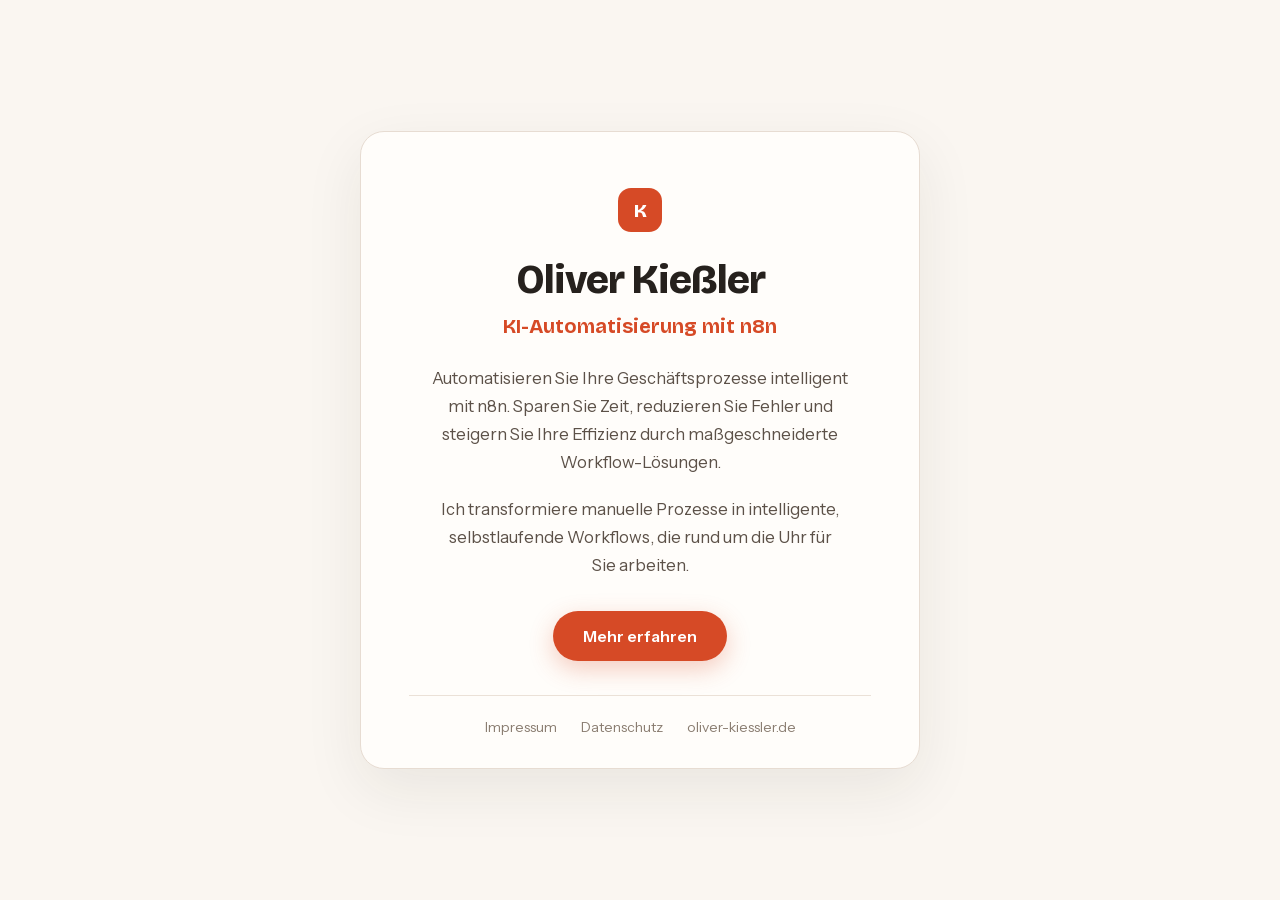
<file: index.html>
<!DOCTYPE html>
<html lang="de">
<head>
<meta charset="utf-8">
<meta name="viewport" content="width=device-width, initial-scale=1">
<title>Oliver Kießler — KI-Automatisierung mit n8n</title>
<meta name="description" content="Automatisieren Sie Ihre Geschäftsprozesse intelligent mit n8n. Maßgeschneiderte Workflow-Lösungen von Oliver Kießler.">
<meta name="author" content="Oliver Kießler">
<meta name="robots" content="index, follow">
<link rel="canonical" href="https://ki-automatisierer.com/">
<meta property="og:type" content="website">
<meta property="og:url" content="https://ki-automatisierer.com/">
<meta property="og:title" content="Oliver Kießler — KI-Automatisierung mit n8n">
<meta property="og:description" content="Automatisieren Sie Ihre Geschäftsprozesse intelligent mit n8n. Maßgeschneiderte Workflow-Lösungen.">
<meta name="twitter:card" content="summary">
<meta name="twitter:title" content="Oliver Kießler — KI-Automatisierung mit n8n">
<meta name="twitter:description" content="Automatisieren Sie Ihre Geschäftsprozesse intelligent mit n8n. Maßgeschneiderte Workflow-Lösungen.">
<script type="application/ld+json">
{
  "@context": "https://schema.org",
  "@type": "ProfessionalService",
  "name": "Oliver Kießler — KI-Automatisierung",
  "description": "Automatisieren Sie Ihre Geschäftsprozesse intelligent mit n8n. Maßgeschneiderte Workflow-Lösungen.",
  "url": "https://ki-automatisierer.com",
  "email": "mail@oliver-kiessler.de",
  "address": {
    "@type": "PostalAddress",
    "streetAddress": "Sterrenhofweg 31",
    "postalCode": "50858",
    "addressLocality": "Köln",
    "addressCountry": "DE"
  }
}
</script>
<link rel="icon" href="favicon.ico" sizes="32x32">
<link rel="icon" type="image/png" sizes="32x32" href="favicon-32.png">
<link rel="apple-touch-icon" href="apple-touch-icon.png">
<style>
@font-face {
  font-family: 'Bricolage Grotesque';
  font-style: normal;
  font-weight: 200 800;
  font-stretch: 100%;
  font-display: swap;
  src: url("fonts/bricolage-grotesque-latin.woff2") format('woff2');
}
@font-face {
  font-family: 'Instrument Sans';
  font-style: normal;
  font-weight: 400 700;
  font-display: swap;
  src: url("fonts/instrument-sans-latin.woff2") format('woff2');
}
* { box-sizing: border-box; }
html, body { margin: 0; padding: 0; }
body {
  font-family: 'Instrument Sans', sans-serif;
  color: #26211D;
  background: #FAF6F1;
  min-height: 100vh;
  display: grid;
  place-items: center;
  padding: 24px;
}
a { color: #D64A26; text-decoration: none; }
a:hover { color: #A83A1E; }
.card {
  background: #FFFDFA;
  border: 1px solid #E7DCD2;
  border-radius: 24px;
  box-shadow: 0 20px 60px rgba(38, 33, 29, 0.08);
  max-width: 560px;
  width: 100%;
  padding: 56px 48px 32px;
  text-align: center;
}
.brand-mark {
  width: 44px;
  height: 44px;
  border-radius: 13px;
  background: #D64A26;
  display: grid;
  place-items: center;
  color: #FFF;
  font-family: 'Bricolage Grotesque', sans-serif;
  font-weight: 800;
  font-size: 19px;
  margin: 0 auto 24px;
}
h1 {
  font-family: 'Bricolage Grotesque', sans-serif;
  font-weight: 800;
  font-size: 40px;
  letter-spacing: -0.025em;
  margin: 0 0 10px;
}
.subtitle {
  font-family: 'Bricolage Grotesque', sans-serif;
  font-weight: 700;
  font-size: 20px;
  color: #D64A26;
  margin: 0 0 26px;
}
.card p.copy {
  font-size: 16.5px;
  line-height: 1.7;
  color: #5C5148;
  margin: 0 0 18px;
  text-wrap: pretty;
}
.btn {
  display: inline-block;
  background: #D64A26;
  color: #FFF;
  padding: 15px 30px;
  border-radius: 999px;
  font-weight: 600;
  font-size: 16px;
  box-shadow: 0 8px 24px rgba(214, 74, 38, 0.28);
  margin: 14px 0 34px;
  transition: transform 0.15s ease, background 0.15s ease;
}
.btn:hover { background: #A83A1E; color: #FFF; transform: translateY(-1px); }
.card-footer {
  border-top: 1px solid #EBE1D7;
  padding-top: 22px;
  display: flex;
  justify-content: center;
  gap: 24px;
  font-size: 14px;
}
.card-footer a { color: #8A7D71; }
.card-footer a:hover { color: #26211D; }
@media (max-width: 480px) {
  .card { padding: 44px 28px 28px; }
  h1 { font-size: 32px; }
}
</style>
</head>
<body>

<main class="card">
  <div class="brand-mark">K</div>
  <h1>Oliver Kießler</h1>
  <p class="subtitle">KI-Automatisierung mit n8n</p>
  <p class="copy">Automatisieren Sie Ihre Geschäftsprozesse intelligent mit n8n. Sparen Sie Zeit, reduzieren Sie Fehler und steigern Sie Ihre Effizienz durch maßgeschneiderte Workflow-Lösungen.</p>
  <p class="copy">Ich transformiere manuelle Prozesse in intelligente, selbstlaufende Workflows, die rund um die Uhr für Sie arbeiten.</p>
  <a class="btn" href="https://ki-automatisierer-koeln.de" rel="me">Mehr erfahren</a>
  <div class="card-footer">
    <a href="impressum.html">Impressum</a>
    <a href="datenschutz.html">Datenschutz</a>
    <a href="https://oliver-kiessler.de/de/index.html" rel="me">oliver-kiessler.de</a>
  </div>
</main>

</body>
</html>
</file>
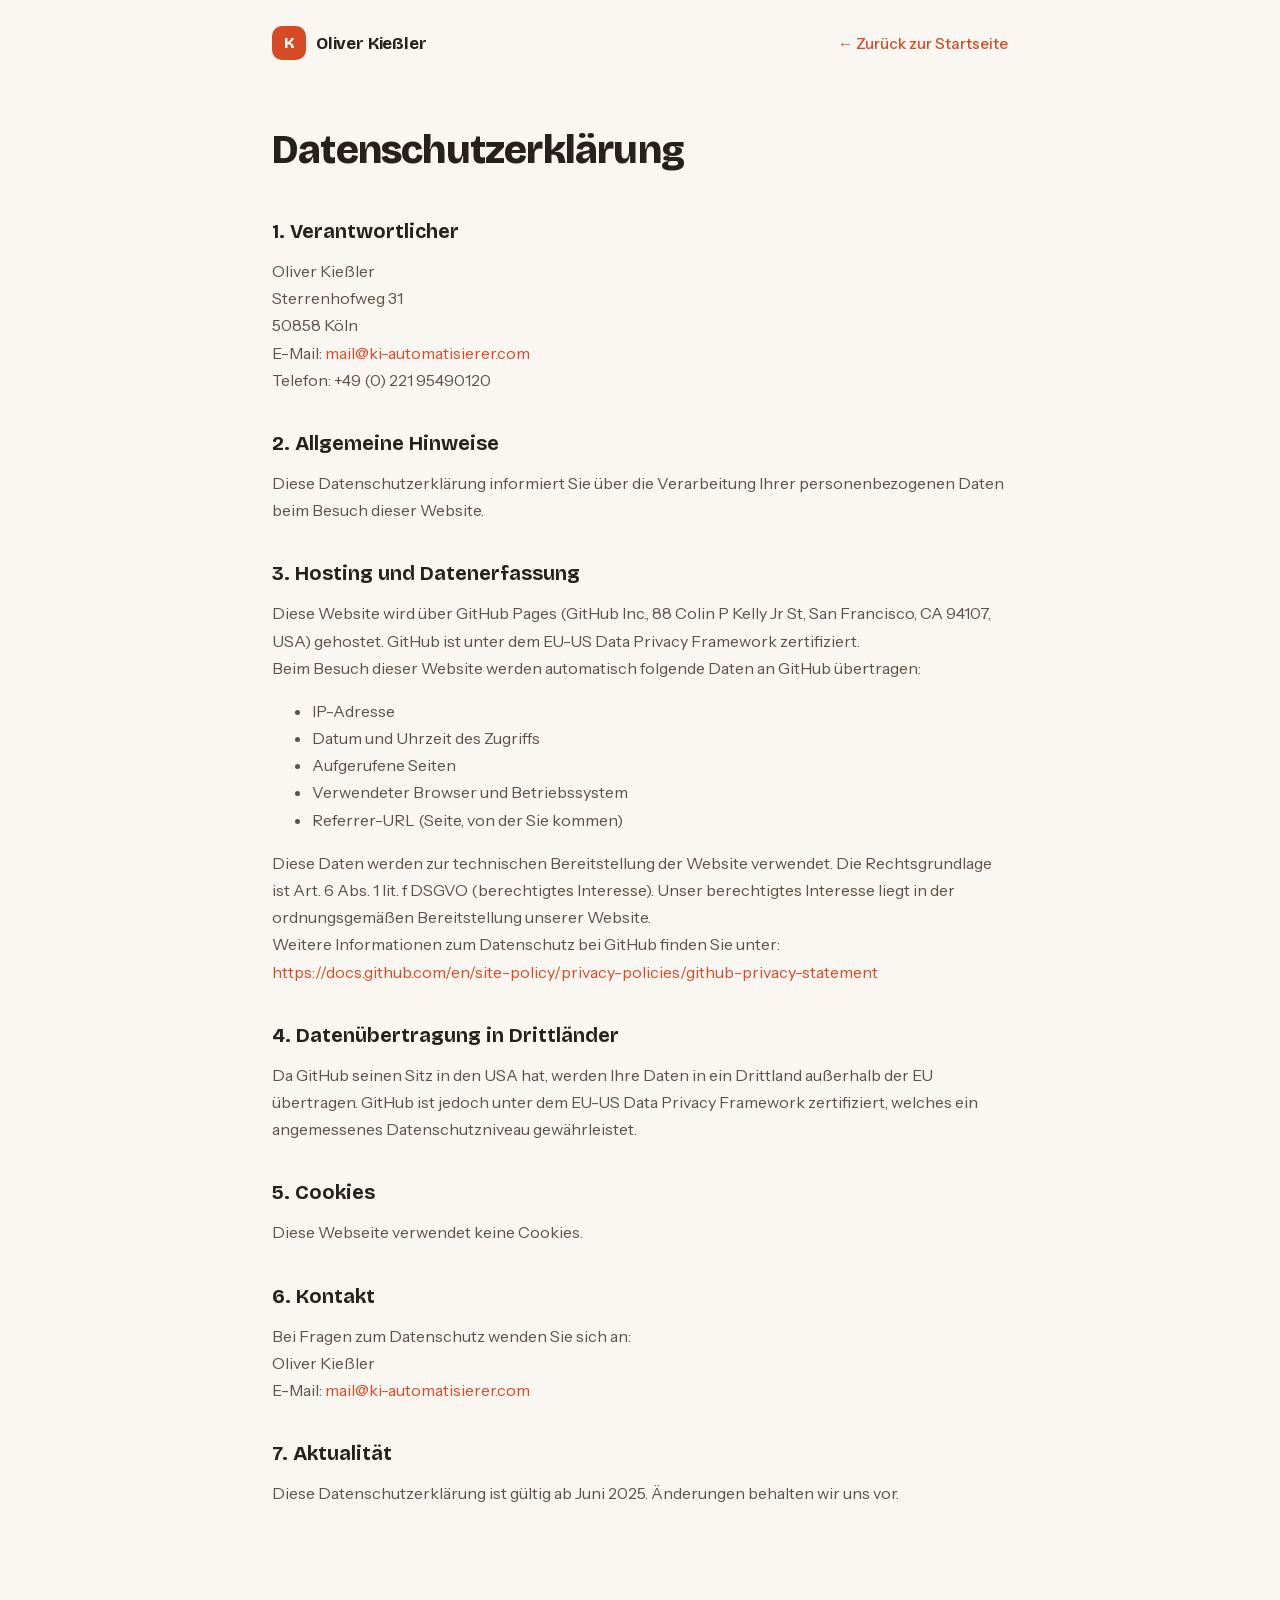
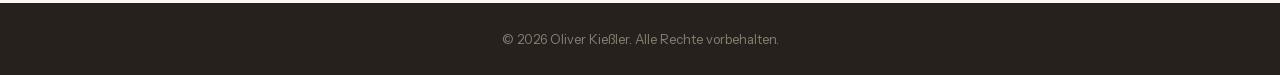
<file: datenschutz.html>
<!DOCTYPE html>
<html lang="de">
<head>
<meta charset="utf-8">
<meta name="viewport" content="width=device-width, initial-scale=1">
<title>Datenschutzerklärung | Oliver Kießler — KI-Automatisierung</title>
<meta name="robots" content="noindex, follow">
<link rel="canonical" href="https://ki-automatisierer.com/datenschutz.html">
<link rel="icon" href="favicon.ico" sizes="32x32">
<link rel="apple-touch-icon" href="apple-touch-icon.png">
<link rel="stylesheet" href="styles.css">
</head>
<body>

<nav class="wrap nav legal-nav">
  <a class="brand" href="index.html">
    <span class="brand-mark">K</span>
    <span class="brand-name">Oliver Kießler</span>
  </a>
  <a class="back-link" href="index.html">← Zurück zur Startseite</a>
</nav>

<main class="legal-main">
  <h1>Datenschutzerklärung</h1>
  <div class="legal-body">
    <div>
      <h2>1. Verantwortlicher</h2>
      <p>Oliver Kießler<br>Sterrenhofweg 31<br>50858 Köln<br>
      E-Mail: <a href="mailto:mail@ki-automatisierer.com">mail@ki-automatisierer.com</a>
      <br>Telefon: +49 (0) 221 95490120</p>
    </div>
    <div>
      <h2>2. Allgemeine Hinweise</h2>
      <p>Diese Datenschutzerklärung informiert Sie über die Verarbeitung Ihrer personenbezogenen Daten beim Besuch dieser Website.</p>
    </div>
    <div>
      <h2>3. Hosting und Datenerfassung</h2>
      <p>Diese Website wird über GitHub Pages (GitHub Inc., 88 Colin P Kelly Jr St, San Francisco, CA 94107, USA) gehostet. GitHub ist unter dem EU-US Data Privacy Framework zertifiziert.</p>
      <p>Beim Besuch dieser Website werden automatisch folgende Daten an GitHub übertragen:</p>
      <ul>
        <li>IP-Adresse</li>
        <li>Datum und Uhrzeit des Zugriffs</li>
        <li>Aufgerufene Seiten</li>
        <li>Verwendeter Browser und Betriebssystem</li>
        <li>Referrer-URL (Seite, von der Sie kommen)</li>
      </ul>
      <p>Diese Daten werden zur technischen Bereitstellung der Website verwendet. Die Rechtsgrundlage ist Art. 6 Abs. 1 lit. f DSGVO (berechtigtes Interesse). Unser berechtigtes Interesse liegt in der ordnungsgemäßen Bereitstellung unserer Website.</p>
      <p>Weitere Informationen zum Datenschutz bei GitHub finden Sie unter: <a href="https://docs.github.com/en/site-policy/privacy-policies/github-privacy-statement" target="_blank" rel="noopener">https://docs.github.com/en/site-policy/privacy-policies/github-privacy-statement</a></p>
    </div>
    <div>
      <h2>4. Datenübertragung in Drittländer</h2>
      <p>Da GitHub seinen Sitz in den USA hat, werden Ihre Daten in ein Drittland außerhalb der EU übertragen. GitHub ist jedoch unter dem EU-US Data Privacy Framework zertifiziert, welches ein angemessenes Datenschutzniveau gewährleistet.</p>
    </div>
    <div>
      <h2>5. Cookies</h2>
      <p>Diese Webseite verwendet keine Cookies.</p>
    </div>
    <div>
      <h2>6. Kontakt</h2>
      <p>Bei Fragen zum Datenschutz wenden Sie sich an:<br>Oliver Kießler<br>
      E-Mail: <a href="mailto:mail@ki-automatisierer.com">mail@ki-automatisierer.com</a>
      </p>
    </div>
    <div>
      <h2>7. Aktualität</h2>
      <p>Diese Datenschutzerklärung ist gültig ab Juni 2025. Änderungen behalten wir uns vor.</p>
    </div>
  </div>
</main>

<footer class="footer-simple">© 2026 Oliver Kießler. Alle Rechte vorbehalten.</footer>

</body>
</html>
</file>
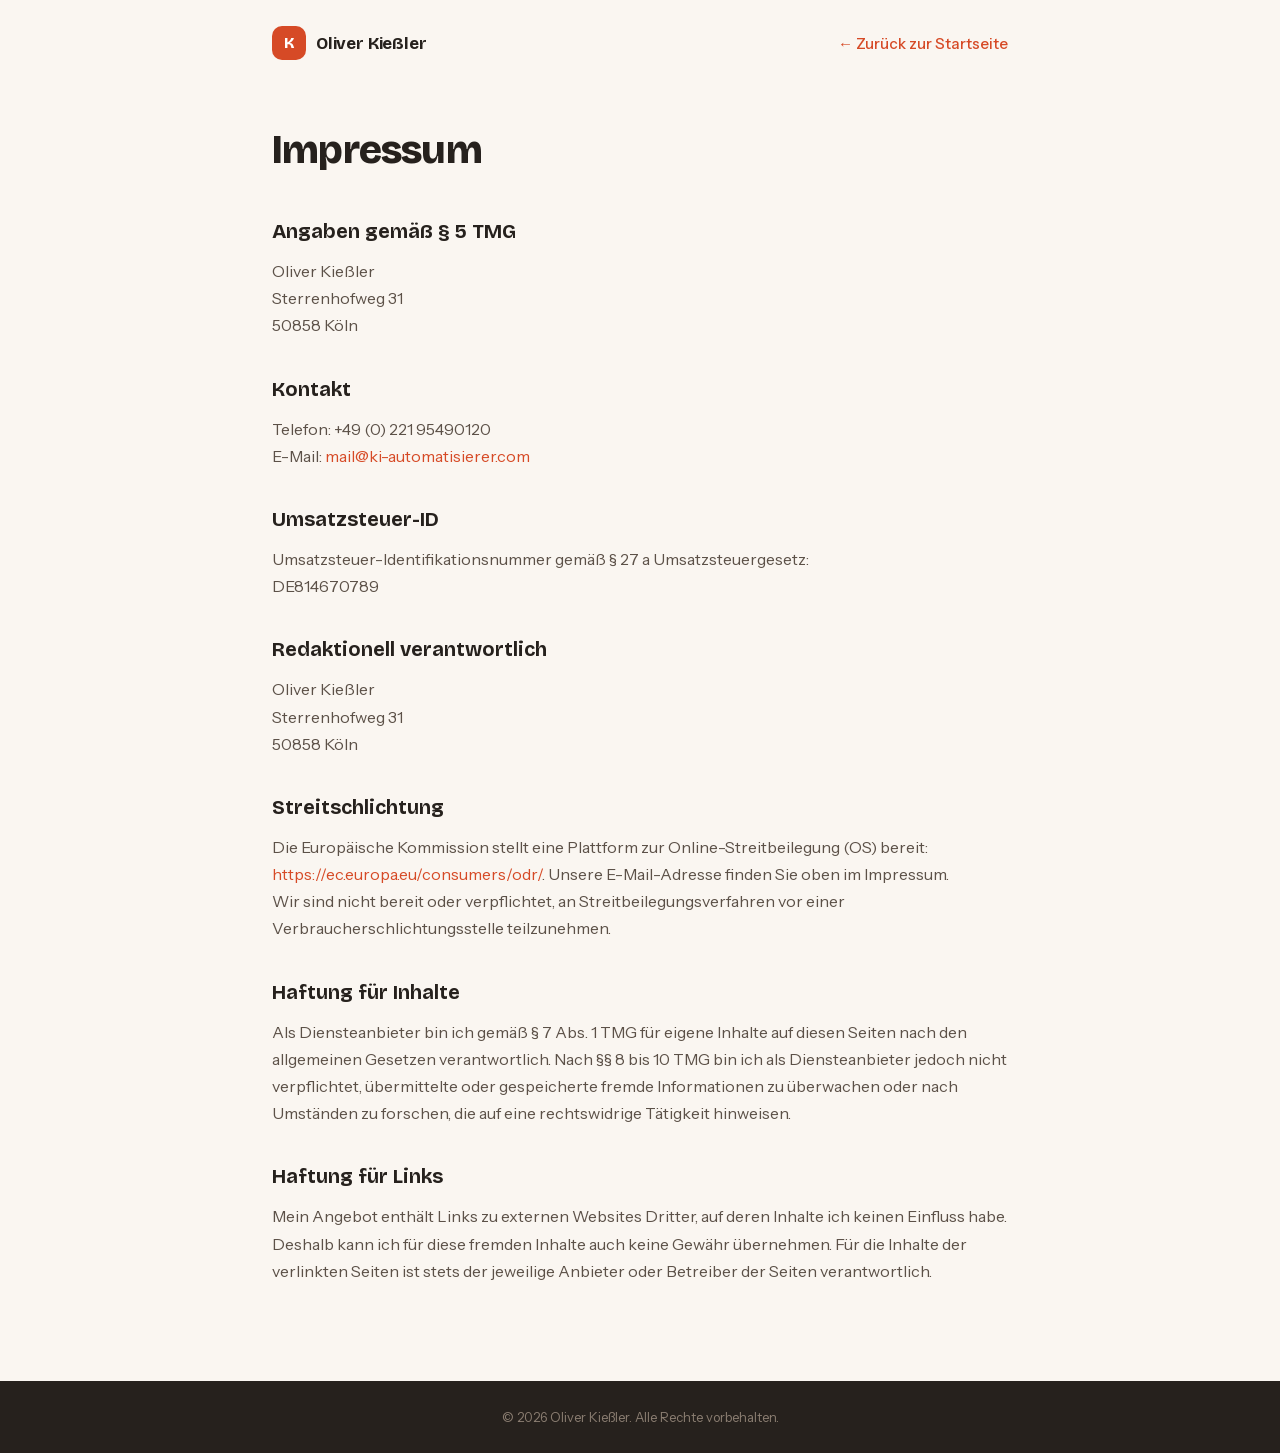
<file: impressum.html>
<!DOCTYPE html>
<html lang="de">
<head>
<meta charset="utf-8">
<meta name="viewport" content="width=device-width, initial-scale=1">
<title>Impressum | Oliver Kießler — KI-Automatisierung</title>
<meta name="robots" content="noindex, follow">
<link rel="canonical" href="https://ki-automatisierer.com/impressum.html">
<link rel="icon" href="favicon.ico" sizes="32x32">
<link rel="apple-touch-icon" href="apple-touch-icon.png">
<link rel="stylesheet" href="styles.css">
</head>
<body>

<nav class="wrap nav legal-nav">
  <a class="brand" href="index.html">
    <span class="brand-mark">K</span>
    <span class="brand-name">Oliver Kießler</span>
  </a>
  <a class="back-link" href="index.html">← Zurück zur Startseite</a>
</nav>

<main class="legal-main">
  <h1>Impressum</h1>
  <div class="legal-body">
    <div>
      <h2>Angaben gemäß § 5 TMG</h2>
      <p>Oliver Kießler<br>Sterrenhofweg 31<br>50858 Köln</p>
    </div>
    <div>
      <h2>Kontakt</h2>
      <p>Telefon: +49 (0) 221 95490120<br>
      E-Mail: <a href="mailto:mail@ki-automatisierer.com">mail@ki-automatisierer.com</a>
      </p>
    </div>
    <div>
      <h2>Umsatzsteuer-ID</h2>
      <p>Umsatzsteuer-Identifikationsnummer gemäß § 27 a Umsatzsteuergesetz:<br>DE814670789</p>
    </div>
    <div>
      <h2>Redaktionell verantwortlich</h2>
      <p>Oliver Kießler<br>Sterrenhofweg 31<br>50858 Köln</p>
    </div>
    <div>
      <h2>Streitschlichtung</h2>
      <p>Die Europäische Kommission stellt eine Plattform zur Online-Streitbeilegung (OS) bereit: <a href="https://ec.europa.eu/consumers/odr/" target="_blank" rel="noopener">https://ec.europa.eu/consumers/odr/</a>. Unsere E-Mail-Adresse finden Sie oben im Impressum.</p>
      <p>Wir sind nicht bereit oder verpflichtet, an Streitbeilegungsverfahren vor einer Verbraucherschlichtungsstelle teilzunehmen.</p>
    </div>
    <div>
      <h2>Haftung für Inhalte</h2>
      <p>Als Diensteanbieter bin ich gemäß § 7 Abs. 1 TMG für eigene Inhalte auf diesen Seiten nach den allgemeinen Gesetzen verantwortlich. Nach §§ 8 bis 10 TMG bin ich als Diensteanbieter jedoch nicht verpflichtet, übermittelte oder gespeicherte fremde Informationen zu überwachen oder nach Umständen zu forschen, die auf eine rechtswidrige Tätigkeit hinweisen.</p>
    </div>
    <div>
      <h2>Haftung für Links</h2>
      <p>Mein Angebot enthält Links zu externen Websites Dritter, auf deren Inhalte ich keinen Einfluss habe. Deshalb kann ich für diese fremden Inhalte auch keine Gewähr übernehmen. Für die Inhalte der verlinkten Seiten ist stets der jeweilige Anbieter oder Betreiber der Seiten verantwortlich.</p>
    </div>
  </div>
</main>

<footer class="footer-simple">© 2026 Oliver Kießler. Alle Rechte vorbehalten.</footer>

</body>
</html>
</file>
<file: styles.css>
/* KI & Automatisierung — statisches Stylesheet */
@font-face {
  font-family: 'Bricolage Grotesque';
  font-style: normal;
  font-weight: 200 800;
  font-stretch: 100%;
  font-display: swap;
  src: url("fonts/bricolage-grotesque-latin.woff2") format('woff2');
}
@font-face {
  font-family: 'Instrument Sans';
  font-style: normal;
  font-weight: 400 700;
  font-display: swap;
  src: url("fonts/instrument-sans-latin.woff2") format('woff2');
}
@font-face {
  font-family: 'JetBrains Mono';
  font-style: normal;
  font-weight: 100 800;
  font-display: swap;
  src: url("fonts/jetbrains-mono-latin.woff2") format('woff2');
}

:root {
  --bg: #FAF6F1;
  --bg-card: #FFFDFA;
  --bg-soft: #F3EBE2;
  --ink: #26211D;
  --muted: #5C5148;
  --soft: #6B5F56;
  --faint: #8A7D71;
  --fainter: #9A8C7F;
  --border: #E7DCD2;
  --accent: #D64A26;
  --accent-dark: #A83A1E;
  --accent-tint: rgba(214, 74, 38, 0.1);
  --dark: #26211D;
  --dark-card: #2F2924;
  --dark-border: #4A423B;
  --dark-muted: #C9BDB2;
  --display: 'Bricolage Grotesque', sans-serif;
  --mono: 'JetBrains Mono', monospace;
}

* { box-sizing: border-box; }
html, body { margin: 0; padding: 0; background: var(--bg); }
body { font-family: 'Instrument Sans', sans-serif; color: var(--ink); }
a { color: var(--accent); text-decoration: none; }
a:hover { color: var(--accent-dark); }

@keyframes floaty { 0%, 100% { transform: translateY(0); } 50% { transform: translateY(-8px); } }
@keyframes dash { to { stroke-dashoffset: -20; } }
@media (prefers-reduced-motion: reduce) {
  * { animation: none !important; }
}

.wrap { max-width: 1140px; margin: 0 auto; padding-left: 32px; padding-right: 32px; }

/* ── Nav ── */
.nav { display: flex; align-items: center; justify-content: space-between; padding-top: 26px; padding-bottom: 26px; gap: 16px; flex-wrap: wrap; }
.brand { display: flex; align-items: center; gap: 10px; color: var(--ink); }
.brand-mark { width: 34px; height: 34px; border-radius: 10px; background: var(--accent); display: grid; place-items: center; color: #FFF; font-family: var(--display); font-weight: 800; font-size: 15px; }
.brand-name { font-family: var(--display); font-weight: 700; font-size: 17px; letter-spacing: -0.01em; }
.nav-links { display: flex; align-items: center; gap: 28px; font-size: 15px; font-weight: 500; }
.nav-links a { color: var(--soft); }
.nav-links a:hover { color: var(--ink); }
.btn-nav { background: var(--ink); color: var(--bg) !important; padding: 10px 20px; border-radius: 999px; font-weight: 600; }
.btn-nav:hover { background: var(--accent); color: #FFF !important; }

/* ── Hero ── */
.hero { padding-top: 64px; padding-bottom: 40px; display: grid; grid-template-columns: 1.15fr 0.85fr; gap: 48px; align-items: center; }
.badge { display: inline-flex; align-items: center; gap: 8px; border: 1px solid var(--border); background: var(--bg-card); border-radius: 999px; padding: 7px 14px; font-family: var(--mono); font-size: 12.5px; color: #8A6A4F; margin-bottom: 26px; }
.badge-dot { width: 7px; height: 7px; border-radius: 50%; background: var(--accent); display: inline-block; }
.hero h1 { font-family: var(--display); font-weight: 800; font-size: clamp(40px, 5vw, 60px); line-height: 1.04; letter-spacing: -0.025em; margin: 0 0 22px; }
.hero h1 em { font-style: normal; color: var(--accent); }
.hero p { font-size: 18px; line-height: 1.65; color: var(--muted); margin: 0 0 32px; max-width: 480px; text-wrap: pretty; }
.hero-cta { display: flex; align-items: center; gap: 18px; flex-wrap: wrap; }
.btn-primary { display: inline-block; background: var(--accent); color: #FFF; padding: 15px 28px; border-radius: 999px; font-weight: 600; font-size: 16px; box-shadow: 0 8px 24px rgba(214, 74, 38, 0.28); transition: transform 0.15s ease, background 0.15s ease; }
.btn-primary:hover { background: var(--accent-dark); color: #FFF; transform: translateY(-1px); }
.hero-note { font-size: 14px; color: var(--faint); }

/* Hero-Diagramm */
.diagram { position: relative; min-height: 340px; }
.diagram svg { width: 100%; height: 100%; overflow: visible; position: absolute; inset: 0; }
.diagram svg path { animation: dash 1.4s linear infinite; }
.node { position: absolute; background: var(--bg-card); border: 1px solid var(--border); border-radius: 14px; padding: 12px 16px; box-shadow: 0 4px 16px rgba(38, 33, 29, 0.06); font-family: var(--mono); font-size: 12.5px; color: var(--soft); animation: floaty 5s ease-in-out infinite; }
.node-a { left: 0; top: 44px; }
.node-b { left: 0; bottom: 44px; animation-delay: 0.8s; }
.node-hub { position: absolute; left: 47%; top: 50%; transform: translate(-50%, -50%); background: var(--accent); color: #FFF; border-radius: 16px; padding: 16px 20px; box-shadow: 0 12px 32px rgba(214, 74, 38, 0.32); font-family: var(--display); font-weight: 700; font-size: 15px; }
.node-out { position: absolute; right: -8px; top: 50%; transform: translateY(-50%); background: var(--dark); color: var(--bg); border-radius: 14px; padding: 12px 16px; font-family: var(--mono); font-size: 12.5px; animation: floaty 5s ease-in-out infinite 1.6s; }

/* ── Tool-Leiste ── */
.strip { padding-top: 8px; padding-bottom: 72px; }
.strip-inner { border-top: 1px solid #EBE1D7; padding-top: 24px; display: flex; gap: 12px 28px; flex-wrap: wrap; align-items: center; font-family: var(--mono); font-size: 13px; color: var(--fainter); }
.strip-label { color: #C4B5A7; }

/* ── Sektionen ── */
.split { padding-bottom: 88px; display: grid; grid-template-columns: 1fr 1fr; gap: 56px; align-items: center; }
.kicker { font-family: var(--mono); font-size: 13px; color: var(--accent); margin: 0 0 14px; text-transform: uppercase; letter-spacing: 0.08em; }
.h2 { font-family: var(--display); font-weight: 700; font-size: 34px; letter-spacing: -0.02em; line-height: 1.15; margin: 0 0 18px; }
.copy { font-size: 16.5px; line-height: 1.7; color: var(--muted); margin: 0 0 16px; text-wrap: pretty; }
.copy:last-child { margin-bottom: 0; }

.feature-card { background: var(--bg-card); border: 1px solid var(--border); border-radius: 20px; padding: 32px; box-shadow: 0 12px 36px rgba(38, 33, 29, 0.06); display: grid; gap: 20px; }
.feature { display: flex; gap: 14px; align-items: flex-start; }
.feature-icon { width: 38px; height: 38px; border-radius: 11px; background: var(--accent-tint); display: grid; place-items: center; flex-shrink: 0; }
.feature strong { display: block; font-size: 15.5px; margin-bottom: 3px; }
.feature span { font-size: 14.5px; color: var(--soft); line-height: 1.55; }

/* ── Referenz (dunkel) ── */
.dark-section { background: var(--dark); color: var(--bg); padding-top: 88px; padding-bottom: 88px; }
.dark-section .kicker { color: #E88A6B; }
.dark-section .copy { color: var(--dark-muted); }
.dark-split { display: grid; grid-template-columns: 1fr 1fr; gap: 56px; align-items: center; }
.chips { display: flex; gap: 10px; flex-wrap: wrap; }
.chip-outline { border: 1px solid var(--dark-border); border-radius: 999px; padding: 7px 14px; font-family: var(--mono); font-size: 12.5px; color: var(--dark-muted); }
.terminal { background: var(--dark-card); border: 1px solid var(--dark-border); border-radius: 20px; padding: 28px; font-family: var(--mono); font-size: 13px; }
.terminal-dots { display: flex; gap: 6px; margin-bottom: 20px; }
.terminal-dots span { width: 10px; height: 10px; border-radius: 50%; background: var(--dark-border); }
.log { display: grid; gap: 12px; }
.log-row { display: flex; align-items: center; gap: 12px; }
.log-time { color: var(--faint); }
.log-msg { color: var(--dark-muted); }
.log-ok { color: #7FBF8E; }

/* ── Beispiele ── */
.section { padding-top: 88px; padding-bottom: 88px; }
.section-head { max-width: 560px; margin-bottom: 48px; }
.section-head .copy { margin-bottom: 0; }
.cards { display: grid; grid-template-columns: repeat(3, 1fr); gap: 20px; }
.card { background: var(--bg-card); border: 1px solid var(--border); border-radius: 18px; padding: 26px; display: flex; flex-direction: column; gap: 14px; transition: transform 0.15s ease, box-shadow 0.15s ease, border-color 0.15s ease; }
.card:hover { border-color: var(--accent); box-shadow: 0 12px 32px rgba(38, 33, 29, 0.08); transform: translateY(-3px); }
.card-icon { width: 42px; height: 42px; border-radius: 12px; background: var(--accent-tint); display: grid; place-items: center; }
.card h3 { font-family: var(--display); font-weight: 700; font-size: 18.5px; letter-spacing: -0.01em; margin: 0; }
.card p { font-size: 14.5px; line-height: 1.6; color: var(--soft); margin: 0; flex: 1; }
.card-stack { font-family: var(--mono); font-size: 12px; color: var(--fainter); }

/* ── Warum ── */
.why-section { background: var(--bg-soft); padding-top: 80px; padding-bottom: 80px; }
.why-section .h2 { text-align: center; margin-bottom: 44px; }
.why-grid { display: grid; grid-template-columns: repeat(3, 1fr); gap: 24px; }
.why-card { background: var(--bg-card); border-radius: 18px; padding: 30px; text-align: center; }
.why-icon { width: 46px; height: 46px; border-radius: 50%; background: var(--accent-tint); display: grid; place-items: center; margin: 0 auto 16px; }
.why-card h3 { font-family: var(--display); font-weight: 700; font-size: 19px; margin: 0 0 8px; }
.why-card p { font-size: 14.5px; line-height: 1.6; color: var(--soft); margin: 0; }

/* ── Über mich ── */
.about { max-width: 900px; margin: 0 auto; padding: 88px 32px; display: grid; grid-template-columns: auto 1fr; gap: 40px; align-items: start; }
.monogram { width: 110px; height: 110px; border-radius: 32px; background: linear-gradient(135deg, var(--accent), var(--accent-dark)); display: grid; place-items: center; color: #FFF; font-family: var(--display); font-weight: 800; font-size: 36px; box-shadow: 0 12px 32px rgba(214, 74, 38, 0.25); }
.about .h2 { font-size: 30px; margin-bottom: 16px; }
.skills { display: flex; gap: 10px; flex-wrap: wrap; margin-top: 22px; }
.chip-soft { background: var(--bg-soft); border-radius: 999px; padding: 8px 15px; font-family: var(--mono); font-size: 12.5px; color: var(--soft); }

/* ── CTA ── */
.cta-section { padding-bottom: 88px; }
.cta { background: var(--accent); border-radius: 28px; padding: 72px 48px; text-align: center; color: #FFF; position: relative; overflow: hidden; }
.cta::before, .cta::after { content: ""; position: absolute; border-radius: 50%; background: rgba(255, 255, 255, 0.08); }
.cta::before { width: 340px; height: 340px; top: -170px; right: -80px; }
.cta::after { width: 240px; height: 240px; bottom: -140px; left: -60px; background: rgba(255, 255, 255, 0.06); }
.cta h2 { font-family: var(--display); font-weight: 800; font-size: clamp(30px, 4vw, 42px); letter-spacing: -0.02em; margin: 0 0 14px; position: relative; }
.cta p { font-size: 17px; line-height: 1.6; margin: 0 auto 32px; max-width: 480px; opacity: 0.92; position: relative; }
.btn-invert { display: inline-block; background: #FFF; color: var(--ink); padding: 16px 32px; border-radius: 999px; font-weight: 600; font-size: 16px; position: relative; transition: background 0.15s ease, color 0.15s ease; }
.btn-invert:hover { background: var(--ink); color: #FFF; }

/* ── Footer ── */
.footer { background: var(--dark); color: var(--dark-muted); padding: 56px 32px 32px; }
.footer-grid { display: grid; grid-template-columns: 1.4fr 1fr 1fr; gap: 40px; margin-bottom: 44px; }
.footer .brand-name { color: var(--bg); font-size: 16px; }
.footer .brand-mark { width: 30px; height: 30px; border-radius: 9px; font-size: 13px; }
.footer-about { font-size: 14px; line-height: 1.6; margin: 14px 0 0; max-width: 300px; }
.footer strong { display: block; color: var(--bg); font-size: 14px; margin-bottom: 14px; }
.footer-list { display: grid; gap: 9px; font-size: 14px; }
.footer-list a { color: var(--dark-muted); }
.footer-list a:hover { color: var(--bg); }
.footer-legal { border-top: 1px solid #3A332D; padding-top: 24px; font-size: 13px; color: var(--faint); }

/* ── Rechtsseiten ── */
.legal-main { max-width: 800px; margin: 0 auto; padding: 40px 32px 96px; }
.legal-nav { max-width: 800px; }
.legal-main h1 { font-family: var(--display); font-weight: 800; font-size: 40px; letter-spacing: -0.02em; margin: 0 0 40px; }
.legal-body { display: grid; gap: 32px; font-size: 16px; line-height: 1.7; color: var(--muted); }
.legal-body h2 { font-family: var(--display); font-weight: 700; font-size: 20px; color: var(--ink); margin: 0 0 10px; }
.legal-body p { margin: 0; }
.footer-simple { background: var(--dark); color: var(--faint); padding: 28px 32px; text-align: center; font-size: 13px; }
.back-link { font-size: 15px; font-weight: 500; }

/* ── Responsive ── */
@media (max-width: 900px) {
  .hero, .split, .dark-split { grid-template-columns: 1fr; gap: 40px; }
  .diagram { display: none; }
  .cards, .why-grid { grid-template-columns: 1fr 1fr; }
  .footer-grid { grid-template-columns: 1fr 1fr; }
  .about { grid-template-columns: 1fr; }
}
@media (max-width: 600px) {
  .cards, .why-grid, .footer-grid { grid-template-columns: 1fr; }
  .nav-links { gap: 18px; }
  .cta { padding: 56px 28px; }
}
</file>
